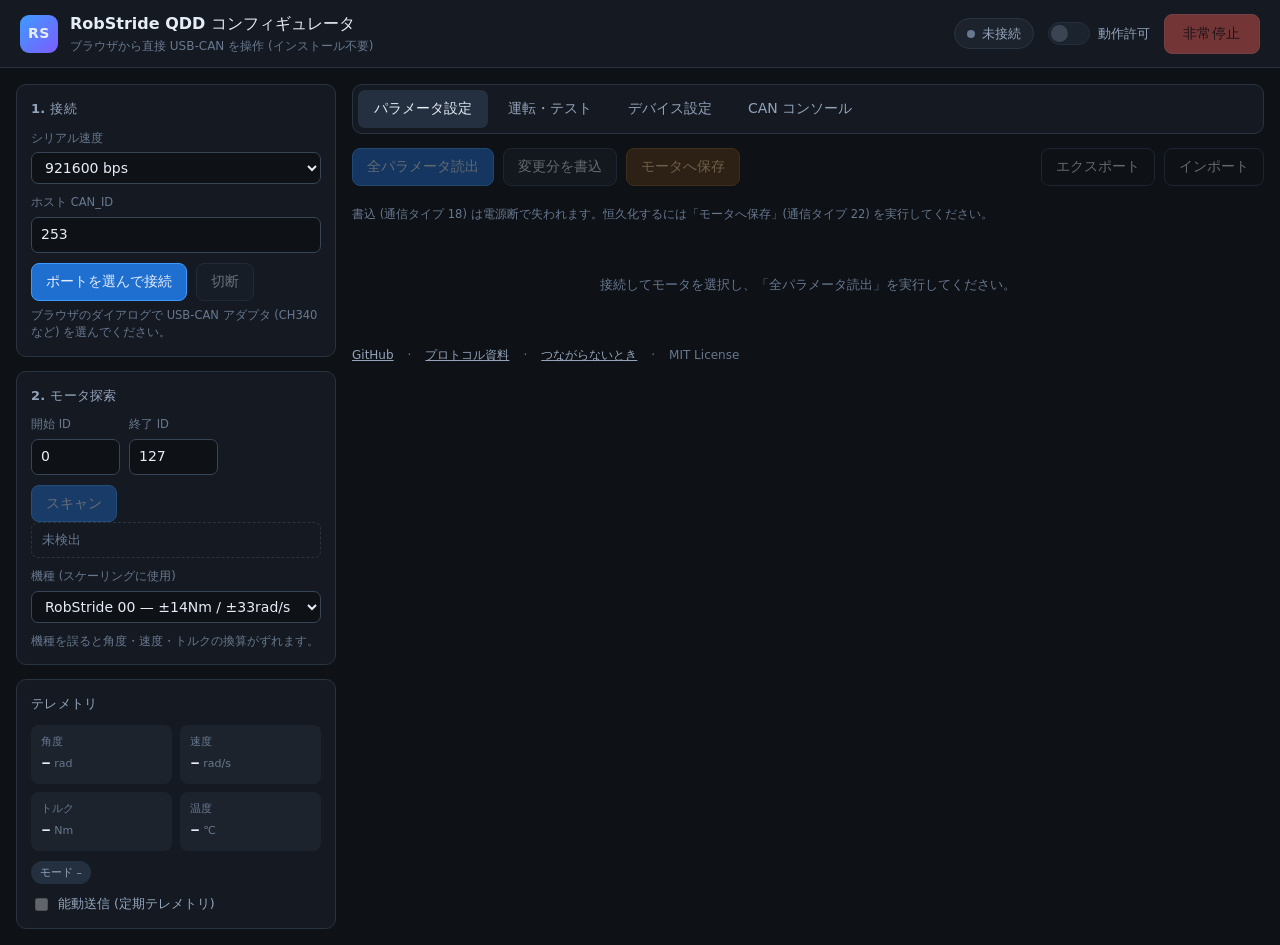
<file: webserial/index.html>
<!doctype html>
<html lang="ja">
<head>
<meta charset="utf-8">
<meta name="viewport" content="width=device-width, initial-scale=1">
<title>RobStride QDD コンフィギュレータ</title>
<meta name="description" content="RobStride 純正 USB-CAN アダプタ経由で RobStride QDD アクチュエータ (RS00〜RS06) をブラウザから設定・動作確認するツール。インストール不要。">
<link rel="icon" href="data:image/svg+xml,<svg xmlns='http://www.w3.org/2000/svg' viewBox='0 0 32 32'><text y='26' font-size='26'>⚙️</text></svg>">
<link rel="stylesheet" href="./style.css">
</head>
<body>

<header class="topbar">
  <div class="brand">
    <span class="logo">RS</span>
    <div>
      <h1>RobStride QDD コンフィギュレータ</h1>
      <p class="sub">ブラウザから直接 USB-CAN を操作 (インストール不要)</p>
    </div>
  </div>
  <div class="topbar-right">
    <div class="conn-pill" id="connPill"><span class="dot"></span><span id="connText">未接続</span></div>
    <label class="arm-switch" title="動作を伴う操作のソフトウェアインターロック">
      <input type="checkbox" id="armToggle" disabled>
      <span class="arm-track"><span class="arm-thumb"></span></span>
      <span class="arm-label">動作許可</span>
    </label>
    <button id="estopBtn" class="estop" disabled>非常停止</button>
  </div>
</header>

<div id="unsupported" class="unsupported" hidden>
  <h2>このブラウザでは利用できません</h2>
  <p>本ツールは <b>Web Serial API</b> を使って USB-CAN アダプタを直接操作します。</p>
  <p><b>Chrome</b> または <b>Edge</b> (デスクトップ版) でお試しください。
     Safari と Firefox は Web Serial に対応していません。</p>
  <p>ブラウザを変えられない場合は、<a href="https://github.com/FaBoAI/RSWebTools">ローカル版 (Python)</a>
     をお使いください。</p>
</div>

<div class="layout" id="app">
  <aside class="sidebar">
    <section class="card">
      <h2>1. 接続</h2>
      <label class="field">
        <span>シリアル速度</span>
        <select id="baudSelect"></select>
      </label>
      <label class="field">
        <span>ホスト CAN_ID</span>
        <input type="number" id="hostId" value="253" min="0" max="255">
      </label>
      <div class="row gap">
        <button id="connectBtn" class="primary">ポートを選んで接続</button>
        <button id="disconnectBtn" disabled>切断</button>
      </div>
      <p class="hint">ブラウザのダイアログで USB-CAN アダプタ (CH340 など) を選んでください。</p>
      <p class="hint driver-note" id="macNote" hidden>
        <b>macOS の方へ:</b> 標準の CH340 ドライバでは通信できません。
        ポート名が <code>usbserial-</code> の場合は
        <a href="https://github.com/WCHSoftGroup/ch34xser_macos" target="_blank" rel="noopener">WCH 公式ドライバ</a>
        を入れ、<code>システム設定 → 一般 → ログイン項目と機能拡張 → ドライバ機能拡張</code>
        で許可したうえで<b>アダプタを挿し直して</b>ください
        (<code>wchusbserial</code> に変われば成功)。
      </p>
    </section>

    <section class="card">
      <h2>2. モータ探索</h2>
      <div class="row gap">
        <label class="field tiny"><span>開始 ID</span><input type="number" id="scanStart" value="0" min="0" max="127"></label>
        <label class="field tiny"><span>終了 ID</span><input type="number" id="scanEnd" value="127" min="0" max="127"></label>
      </div>
      <button id="scanBtn" class="primary" disabled>スキャン</button>
      <div class="progress" id="scanProgress" hidden><div></div></div>
      <ul class="motor-list" id="motorList"><li class="empty">未検出</li></ul>
      <label class="field">
        <span>機種 (スケーリングに使用)</span>
        <select id="modelSelect"></select>
      </label>
      <p class="hint">機種を誤ると角度・速度・トルクの換算がずれます。</p>
    </section>

    <section class="card telemetry">
      <h2>テレメトリ</h2>
      <div class="tele-grid">
        <div><label>角度</label><b id="teleAngle">–</b><i>rad</i></div>
        <div><label>速度</label><b id="teleVel">–</b><i>rad/s</i></div>
        <div><label>トルク</label><b id="teleTorque">–</b><i>Nm</i></div>
        <div><label>温度</label><b id="teleTemp">–</b><i>℃</i></div>
      </div>
      <div class="tele-status">
        <span class="badge" id="teleMode">モード –</span>
        <span id="teleFaults"></span>
      </div>
      <label class="checkbox"><input type="checkbox" id="reportToggle" disabled> 能動送信 (定期テレメトリ)</label>
    </section>
  </aside>

  <main class="main">
    <nav class="tabs">
      <button class="tab active" data-tab="params">パラメータ設定</button>
      <button class="tab" data-tab="run">運転・テスト</button>
      <button class="tab" data-tab="device">デバイス設定</button>
      <button class="tab" data-tab="console">CAN コンソール</button>
    </nav>

    <section class="panel active" id="tab-params">
      <div class="panel-head">
        <div class="row gap">
          <button id="readAllBtn" class="primary" disabled>全パラメータ読出</button>
          <button id="writeDirtyBtn" disabled>変更分を書込</button>
          <button id="saveBtn" class="warn" disabled>モータへ保存</button>
        </div>
        <div class="row gap">
          <button id="exportBtn" class="ghost" disabled>エクスポート</button>
          <button id="importBtn" class="ghost" disabled>インポート</button>
          <input type="file" id="importFile" accept="application/json" hidden>
        </div>
      </div>
      <div class="progress" id="readProgress" hidden><div></div></div>
      <p class="hint">書込 (通信タイプ 18) は電源断で失われます。恒久化するには「モータへ保存」(通信タイプ 22) を実行してください。</p>
      <div id="paramGroups" class="param-groups"><p class="empty-state">接続してモータを選択し、「全パラメータ読出」を実行してください。</p></div>
    </section>

    <section class="panel" id="tab-run">
      <div class="banner warn-banner">
        動作を伴う操作です。可動範囲の安全を確認し、「動作許可」を ON にしてから実行してください。
      </div>
      <div class="cards2">
        <div class="card">
          <h2>運転モード</h2>
          <label class="field"><span>run_mode (0x7005)</span><select id="runModeSelect"></select></label>
          <div class="row gap">
            <button id="applyModeBtn" disabled>モード適用</button>
            <button id="enableBtn" class="primary" disabled>運転許可</button>
            <button id="stopBtn" disabled>停止</button>
            <button id="clearFaultBtn" disabled>故障クリア</button>
          </div>
        </div>
        <div class="card">
          <h2>指令値</h2>
          <div id="modeWarning" class="mode-warning" hidden></div>
          <div id="commandFields" class="command-fields">
            <p class="empty-state">モードを選択すると対応する指令欄が表示されます。</p>
          </div>
        </div>
      </div>
      <div class="card">
        <h2>運動制御モード (通信タイプ 1)</h2>
        <p class="hint">t_ref = Kd·(v_set − v_act) + Kp·(p_set − p_act) + t_ff</p>
        <div class="motion-grid" id="motionGrid"></div>
        <div class="row gap">
          <button id="motionSendBtn" disabled>1 回送信</button>
          <button id="motionStreamBtn" disabled>連続送信 開始</button>
          <span class="hint" id="motionRate"></span>
        </div>
      </div>
    </section>

    <section class="panel" id="tab-device">
      <div class="cards2">
        <div class="card">
          <h2>デバイス情報</h2>
          <button id="infoBtn" disabled>情報を取得</button>
          <dl class="info-list" id="deviceInfo"><dt>—</dt><dd>未取得</dd></dl>
        </div>
        <div class="card">
          <h2>機械原点</h2>
          <p class="hint">現在位置を 0 とします。PP モード中は実行できません。</p>
          <button id="zeroBtn" class="warn" disabled>現在位置を原点に設定</button>
        </div>
        <div class="card">
          <h2>CAN_ID 変更</h2>
          <p class="hint">即時反映されます。変更後は再スキャンしてください。</p>
          <label class="field"><span>新しい CAN_ID (0–127)</span><input type="number" id="newCanId" min="0" max="127" value="1"></label>
          <button id="canIdBtn" class="warn" disabled>CAN_ID を変更</button>
        </div>
        <div class="card danger-card">
          <h2>上級設定</h2>
          <p class="hint">いずれもモータの再電源投入で反映されます。設定を誤ると通信できなくなります。</p>
          <label class="field"><span>モータ側 CAN ボーレート</span><select id="canBaudSelect"></select></label>
          <button id="canBaudBtn" class="danger" disabled>CAN ボーレート変更</button>
          <label class="field"><span>通信プロトコル</span><select id="protocolSelect"></select></label>
          <button id="protocolBtn" class="danger" disabled>プロトコル変更</button>
        </div>
      </div>
      <div class="card">
        <h2>インデックス調査</h2>
        <p class="hint">未文書のパラメータ (0x20xx / 0x30xx 系) を読み出しのみで総当たり調査します。書き込みは行いません。</p>
        <div class="row gap">
          <label class="field tiny"><span>開始</span><input type="text" id="idxStart" value="0x2000"></label>
          <label class="field tiny"><span>終了</span><input type="text" id="idxEnd" value="0x202F"></label>
          <button id="idxScanBtn" disabled>調査開始</button>
        </div>
        <div id="idxResult" class="table-wrap"></div>
      </div>
    </section>

    <section class="panel" id="tab-console">
      <div class="panel-head">
        <div class="row gap">
          <label class="field tiny"><span>拡張 ID (hex)</span><input type="text" id="rawId" value="0x1100FD01"></label>
          <label class="field"><span>データ (hex, 最大 8 バイト)</span><input type="text" id="rawData" value="05 70 00 00 00 00 00 00"></label>
          <button id="rawSendBtn" disabled>送信</button>
        </div>
        <div class="row gap">
          <label class="checkbox"><input type="checkbox" id="autoScroll" checked> 自動スクロール</label>
          <button id="atModeBtn" class="ghost" disabled title="アダプタを透過(AT)モードにする">AT+AT 送信</button>
          <button id="clearLogBtn" class="ghost">ログ消去</button>
        </div>
      </div>
      <div class="table-wrap log-wrap">
        <table class="log-table">
          <thead><tr><th>時刻</th><th>方向</th><th>拡張 ID</th><th>種別</th><th>データ</th></tr></thead>
          <tbody id="logBody"></tbody>
        </table>
      </div>
    </section>

    <footer class="site-links">
      <a href="https://github.com/FaBoAI/RSWebTools">GitHub</a>
      <span>·</span>
      <a href="https://github.com/FaBoAI/RSWebTools/blob/main/docs/protocol.md">プロトコル資料</a>
      <span>·</span>
      <a href="https://github.com/FaBoAI/RSWebTools/blob/main/docs/adapter-check.md">つながらないとき</a>
      <span>·</span>
      <span>MIT License</span>
    </footer>
  </main>
</div>

<div id="toasts" class="toasts"></div>
<script type="module" src="./app.js"></script>
</body>
</html>
</file>
<file: webserial/style.css>
:root{
  --bg:#0e1116; --bg-1:#151a22; --bg-2:#1c232d; --bg-3:#243040;
  --line:#2a3441; --line-2:#374557;
  --fg:#e6edf6; --fg-dim:#93a4bb; --fg-mute:#67788f;
  --accent:#3d9bff; --accent-2:#1f6fd0;
  --ok:#3ddc97; --warn:#ffb84d; --danger:#ff5f56; --rx:#7ee0b8; --tx:#8ab4ff;
  --radius:10px;
  font-synthesis-weight:none;
}
*{box-sizing:border-box}
html,body{height:100%}
body{
  margin:0; background:var(--bg); color:var(--fg);
  font-family:-apple-system,BlinkMacSystemFont,"Hiragino Sans","Noto Sans JP",system-ui,sans-serif;
  font-size:14px; line-height:1.55;
}
h1,h2{margin:0; font-weight:650}
button,select,input{font:inherit; color:inherit}

/* ---------- トップバー ---------- */
.topbar{
  display:flex; align-items:center; justify-content:space-between; gap:16px;
  padding:12px 20px; background:var(--bg-1); border-bottom:1px solid var(--line);
  position:sticky; top:0; z-index:20;
}
.brand{display:flex; align-items:center; gap:12px}
.logo{
  width:38px;height:38px;border-radius:9px;display:grid;place-items:center;
  background:linear-gradient(135deg,var(--accent),#7d5cff); font-weight:800; letter-spacing:.5px;
}
.topbar h1{font-size:16px}
.sub{margin:0; font-size:12px; color:var(--fg-mute)}
.topbar-right{display:flex; align-items:center; gap:14px}

.conn-pill{
  display:flex;align-items:center;gap:7px;padding:5px 12px;border-radius:999px;
  background:var(--bg-2); border:1px solid var(--line); font-size:12.5px; color:var(--fg-dim);
}
.conn-pill .dot{width:8px;height:8px;border-radius:50%;background:var(--fg-mute)}
.conn-pill.on{color:var(--ok); border-color:#2f6b52}
.conn-pill.on .dot{background:var(--ok); box-shadow:0 0 8px var(--ok)}

.arm-switch{display:flex;align-items:center;gap:8px;cursor:pointer;user-select:none}
.arm-switch input{display:none}
.arm-track{width:42px;height:23px;border-radius:999px;background:var(--bg-3);
  border:1px solid var(--line-2); position:relative; transition:.15s}
.arm-thumb{position:absolute;top:2px;left:2px;width:17px;height:17px;border-radius:50%;
  background:var(--fg-mute); transition:.15s}
.arm-switch input:checked + .arm-track{background:#5b2a13; border-color:var(--warn)}
.arm-switch input:checked + .arm-track .arm-thumb{left:20px; background:var(--warn)}
.arm-switch input:disabled + .arm-track{opacity:.45}
.arm-label{font-size:12.5px;color:var(--fg-dim)}
.arm-switch input:checked ~ .arm-label{color:var(--warn); font-weight:650}

/* ---------- ボタン ---------- */
button{
  background:var(--bg-2); border:1px solid var(--line-2); color:var(--fg);
  padding:7px 14px; border-radius:8px; cursor:pointer; transition:.12s;
}
button:hover:not(:disabled){background:var(--bg-3); border-color:#4a5c72}
button:active:not(:disabled){transform:translateY(1px)}
button:disabled{opacity:.4; cursor:not-allowed}
button.primary{background:var(--accent-2); border-color:var(--accent)}
button.primary:hover:not(:disabled){background:var(--accent)}
button.warn{background:#5b3a13; border-color:#8a5a20; color:#ffd399}
button.warn:hover:not(:disabled){background:#6d461a}
button.danger{background:#5c1f1c; border-color:#8e332e; color:#ffb3ae}
button.danger:hover:not(:disabled){background:#732722}
button.ghost{background:transparent}
button.estop{
  background:var(--danger); border-color:#ff7b73; color:#2a0a08; font-weight:800;
  letter-spacing:.04em; padding:8px 18px;
}
button.estop:hover:not(:disabled){background:#ff7269}

/* ---------- レイアウト ---------- */
.layout{display:grid; grid-template-columns:320px 1fr; gap:16px; padding:16px; align-items:start}
@media (max-width:1080px){.layout{grid-template-columns:1fr}}
.sidebar{display:flex; flex-direction:column; gap:14px; position:sticky; top:78px}
@media (max-width:1080px){.sidebar{position:static}}
.main{min-width:0; display:flex; flex-direction:column; gap:14px}

.card{background:var(--bg-1); border:1px solid var(--line); border-radius:var(--radius); padding:14px}
.card h2{font-size:13px; text-transform:none; color:var(--fg-dim); margin-bottom:10px;
  letter-spacing:.02em; font-weight:700}
.cards2{display:grid; grid-template-columns:repeat(auto-fit,minmax(300px,1fr)); gap:14px}
.danger-card{border-color:#5c2a26}

/* ---------- フォーム ---------- */
.field{display:flex; flex-direction:column; gap:5px; margin-bottom:10px; min-width:0}
.field > span{font-size:11.5px; color:var(--fg-mute)}
.field.tiny{max-width:130px}
input[type=text],input[type=number],select{
  background:var(--bg); border:1px solid var(--line-2); border-radius:7px;
  padding:6px 9px; width:100%; min-width:0;
}
input:focus,select:focus{outline:none; border-color:var(--accent)}
input:disabled,select:disabled{opacity:.5}
.row{display:flex; align-items:flex-end; gap:6px}
.row.gap{gap:9px; flex-wrap:wrap}
.checkbox{display:flex; align-items:center; gap:7px; font-size:12.5px; color:var(--fg-dim); cursor:pointer}
.hint{font-size:11.5px; color:var(--fg-mute); margin:6px 0 0}
.empty-state{color:var(--fg-mute); font-size:13px; text-align:center; padding:24px}

/* ---------- モータ一覧 ---------- */
.motor-list{list-style:none; margin:0 0 10px; padding:0; display:flex; flex-direction:column; gap:5px}
.motor-list li{
  padding:7px 10px; border-radius:7px; background:var(--bg-2); border:1px solid var(--line);
  font-size:12.5px; cursor:pointer; display:flex; justify-content:space-between; gap:8px;
}
.motor-list li:hover{border-color:var(--line-2)}
.motor-list li.sel{border-color:var(--accent); background:#16283f}
.motor-list li.empty{color:var(--fg-mute); cursor:default; text-align:center; background:transparent; border-style:dashed}
.motor-list .uid{color:var(--fg-mute); font-family:ui-monospace,Menlo,monospace; font-size:11px}

/* ---------- テレメトリ ---------- */
.tele-grid{display:grid; grid-template-columns:1fr 1fr; gap:8px}
.tele-grid > div{background:var(--bg-2); border-radius:8px; padding:8px 10px}
.tele-grid label{display:block; font-size:11px; color:var(--fg-mute)}
.tele-grid b{font-size:17px; font-variant-numeric:tabular-nums; font-family:ui-monospace,Menlo,monospace}
.tele-grid i{font-style:normal; font-size:11px; color:var(--fg-mute); margin-left:3px}
.tele-status{display:flex; flex-wrap:wrap; gap:6px; margin:10px 0}
.badge{font-size:11px; padding:3px 9px; border-radius:999px; background:var(--bg-3); color:var(--fg-dim)}
.badge.run{background:#14402f; color:var(--ok)}
.badge.fault{background:#4a1a17; color:#ff9c95}

/* ---------- タブ ---------- */
.tabs{display:flex; gap:4px; background:var(--bg-1); border:1px solid var(--line);
  border-radius:var(--radius); padding:5px}
.tab{background:transparent; border:none; padding:8px 16px; border-radius:7px; color:var(--fg-dim)}
.tab:hover{background:var(--bg-2)}
.tab.active{background:var(--bg-3); color:var(--fg); font-weight:650}
.panel{display:none; flex-direction:column; gap:14px}
.panel.active{display:flex}
.panel-head{display:flex; justify-content:space-between; gap:12px; flex-wrap:wrap; align-items:flex-end}

.banner{padding:10px 14px; border-radius:8px; font-size:12.5px}
.warn-banner{background:#3d2a10; border:1px solid #7a5620; color:#ffd9a3}

/* ---------- パラメータ表 ---------- */
.param-groups{display:flex; flex-direction:column; gap:14px}
.pgroup{background:var(--bg-1); border:1px solid var(--line); border-radius:var(--radius); overflow:hidden}
.pgroup > h3{margin:0; padding:10px 14px; font-size:12.5px; background:var(--bg-2);
  border-bottom:1px solid var(--line); color:var(--fg-dim)}
.prow{display:grid; grid-template-columns:minmax(160px,1.2fr) 84px minmax(150px,1fr) 130px auto;
  gap:10px; align-items:center; padding:8px 14px; border-bottom:1px solid #1e2630}
.prow:last-child{border-bottom:none}
.prow:hover{background:#161d26}
.prow .pname{display:flex; flex-direction:column; min-width:0}
.prow .pname b{font-size:13px; font-weight:600}
.prow .pname small{color:var(--fg-mute); font-size:11px; font-family:ui-monospace,Menlo,monospace}
.prow .pcur{font-family:ui-monospace,Menlo,monospace; font-size:12.5px; color:var(--fg-dim);
  text-align:right; font-variant-numeric:tabular-nums}
.prow .punit{font-size:11px; color:var(--fg-mute)}
.prow input.dirty{border-color:var(--warn); background:#241a0c}
.prow.readonly .pcur{color:var(--rx)}
.prow .perr{color:var(--danger); font-size:11px}
@media (max-width:760px){.prow{grid-template-columns:1fr 1fr}}

/* ---------- 運動制御 ---------- */
.motion-grid{display:grid; grid-template-columns:repeat(auto-fit,minmax(150px,1fr)); gap:12px; margin-bottom:12px}
.command-fields{display:flex; flex-direction:column; gap:10px}
.slider-row{display:flex; align-items:center; gap:9px}
.slider-row input[type=range]{flex:1; accent-color:var(--accent)}
.slider-row input[type=number]{width:96px; flex:none}

/* ---------- 表 ---------- */
.table-wrap{overflow:auto; border:1px solid var(--line); border-radius:8px; background:var(--bg-1)}
.log-wrap{max-height:calc(100vh - 300px)}
table{border-collapse:collapse; width:100%; font-size:12px}
th{position:sticky; top:0; background:var(--bg-2); text-align:left; padding:7px 10px;
  border-bottom:1px solid var(--line); font-weight:600; color:var(--fg-dim); font-size:11px}
td{padding:5px 10px; border-bottom:1px solid #1b222b; font-family:ui-monospace,Menlo,monospace;
  white-space:nowrap}
tr:last-child td{border-bottom:none}
.dir-tx{color:var(--tx)} .dir-rx{color:var(--rx)}
.dir-error,.dir-text{color:var(--warn)}

.info-list{display:grid; grid-template-columns:auto 1fr; gap:4px 14px; margin:12px 0 0; font-size:12.5px}
.info-list dt{color:var(--fg-mute)}
.info-list dd{margin:0; font-family:ui-monospace,Menlo,monospace; word-break:break-all}

/* ---------- トースト ---------- */
.toasts{position:fixed; right:16px; bottom:16px; display:flex; flex-direction:column;
  gap:8px; z-index:50; max-width:min(420px,90vw)}
.toast{background:var(--bg-2); border:1px solid var(--line-2); border-left:3px solid var(--accent);
  padding:10px 14px; border-radius:8px; font-size:12.5px; box-shadow:0 8px 24px #0008;
  animation:slide .18s ease-out}
.toast.ok{border-left-color:var(--ok)}
.toast.err{border-left-color:var(--danger)}
.toast.warn{border-left-color:var(--warn)}
@keyframes slide{from{opacity:0; transform:translateX(16px)}}

/* 運転タブ: モータが Run モードでないときの警告 */
.mode-warning{
  background:#3d2a10; border:1px solid #7a5620; color:#ffd9a3;
  padding:9px 12px; border-radius:8px; font-size:12.5px; margin-bottom:10px;
}
.mode-warning.ok{background:#14301f; border-color:#2f6b52; color:var(--ok)}

/* ---------- Web Serial 版の追加スタイル ---------- */
.unsupported{
  max-width:640px; margin:80px auto; padding:28px; text-align:center;
  background:var(--bg-1); border:1px solid #5c2a26; border-radius:var(--radius);
}
.unsupported h2{font-size:18px; color:var(--danger); margin-bottom:12px}
.unsupported p{color:var(--fg-dim); font-size:13.5px; margin:8px 0}
.unsupported code{background:var(--bg-2); padding:2px 6px; border-radius:4px}
.progress{height:4px; background:var(--bg-3); border-radius:2px; overflow:hidden; margin-top:8px}
.progress > div{height:100%; background:var(--accent); width:0; transition:width .15s}
.site-links{display:flex; gap:14px; align-items:center; font-size:12px; color:var(--fg-mute)}
.site-links a{color:var(--fg-dim)}

/* 接続カードの macOS ドライバ案内 */
.driver-note{
  background:#2a2113; border:1px solid #6b5420; border-radius:7px;
  padding:8px 10px; line-height:1.6; color:#e8d5ab;
}
.driver-note a{color:var(--accent)}
.driver-note code{background:#0000004d; padding:1px 4px; border-radius:3px; font-size:11px}
</file>
